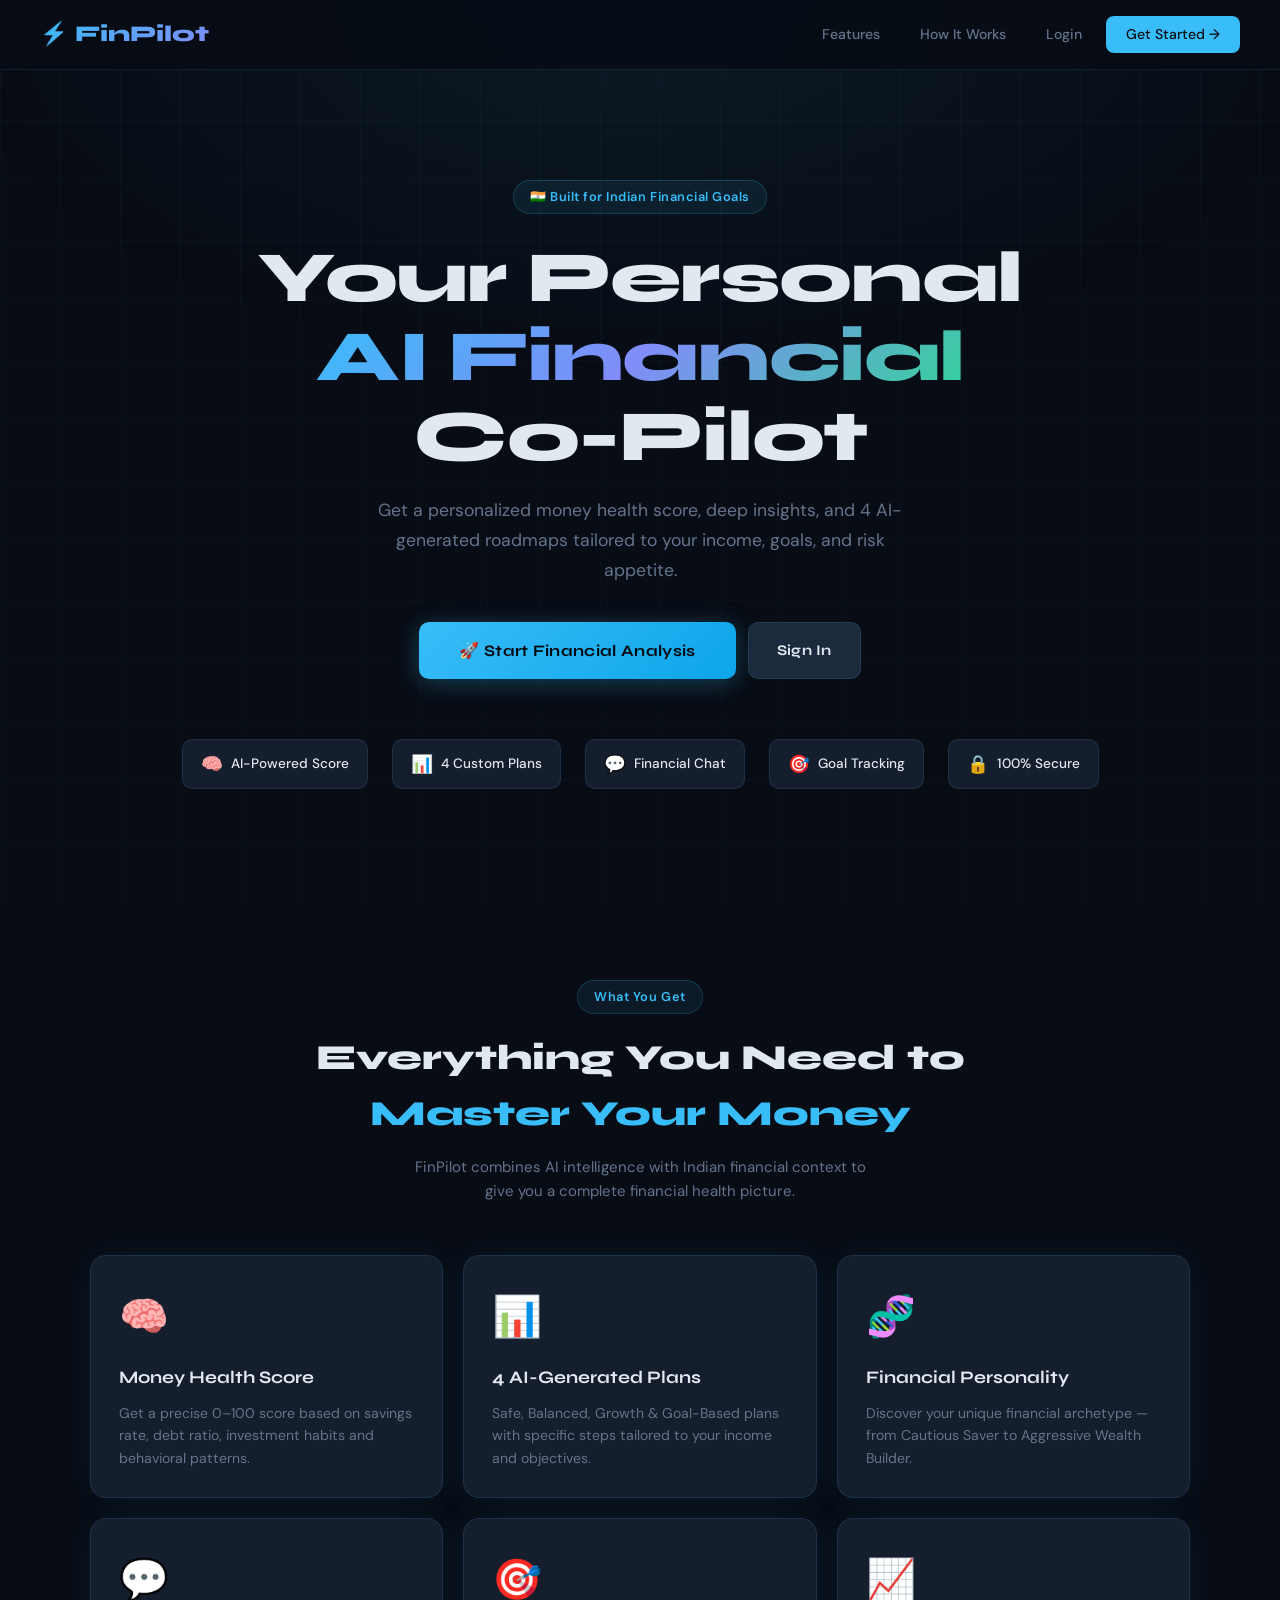
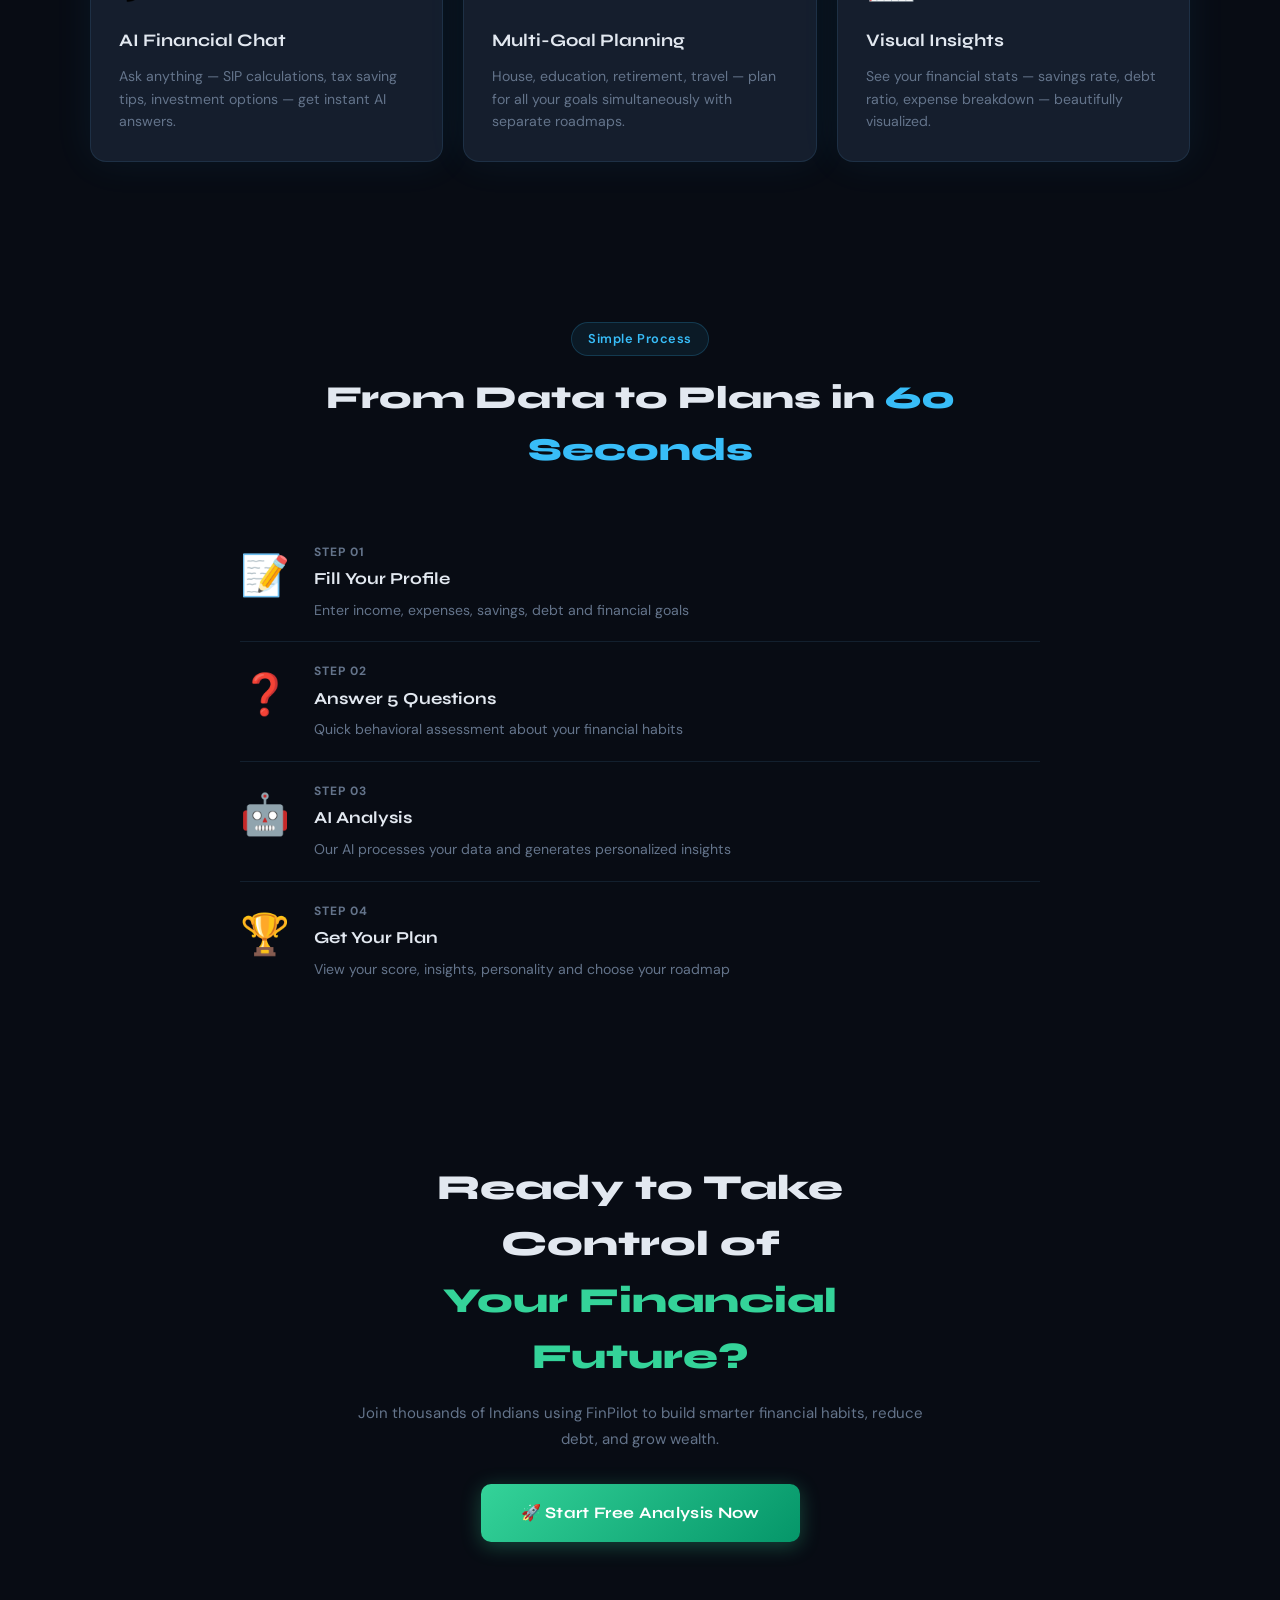
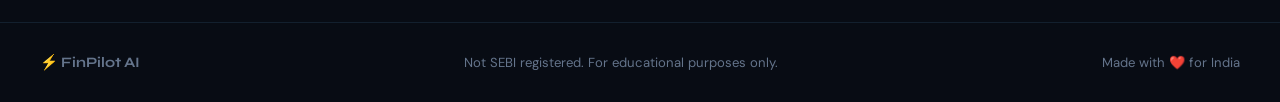
<file: index.html>
<!DOCTYPE html>
<html lang="en">
<head>
  <meta charset="UTF-8" />
  <meta name="viewport" content="width=device-width, initial-scale=1.0" />
  <title>FinPilot AI — Your AI Financial Co-Pilot</title>
  <link rel="stylesheet" href="style.css" />
  <link rel="stylesheet" href="https://unpkg.com/aos@2.3.4/dist/aos.css" />
</head>
<body>
  <div class="grid-bg"></div>

  <!-- NAV -->
  <nav>
    <a href="index.html" class="nav-logo">⚡ FinPilot</a>
    <div class="nav-links">
      <a href="#features">Features</a>
      <a href="#how">How It Works</a>
      <a href="login.php">Login</a>
      <a href="signup.php" class="btn-nav">Get Started →</a>
    </div>
  </nav>

  <!-- HERO -->
  <section class="hero" style="z-index:1;position:relative;">
    <div>
      <div class="hero-badge" data-aos="fade-down">
        🇮🇳 Built for Indian Financial Goals
      </div>
      <h1 data-aos="fade-up" data-aos-delay="100">
        Your Personal<br>
        <span class="grad">AI Financial</span><br>
        Co-Pilot
      </h1>
      <p data-aos="fade-up" data-aos-delay="200">
        Get a personalized money health score, deep insights, and
        4 AI-generated roadmaps tailored to your income, goals, and risk appetite.
      </p>
      <div class="hero-ctas" data-aos="fade-up" data-aos-delay="300">
        <a href="signup.php" class="btn btn-primary btn-lg">
          🚀 Start Financial Analysis
        </a>
        <a href="login.php" class="btn btn-secondary">
          Sign In
        </a>
      </div>
      <div class="hero-features" data-aos="fade-up" data-aos-delay="400">
        <div class="feat-chip"><span>🧠</span> AI-Powered Score</div>
        <div class="feat-chip"><span>📊</span> 4 Custom Plans</div>
        <div class="feat-chip"><span>💬</span> Financial Chat</div>
        <div class="feat-chip"><span>🎯</span> Goal Tracking</div>
        <div class="feat-chip"><span>🔒</span> 100% Secure</div>
      </div>
    </div>
  </section>

  <!-- FEATURES -->
  <section id="features" style="position:relative;z-index:1;padding:80px 20px;">
    <div style="max-width:1100px;margin:0 auto;">
      <div style="text-align:center;margin-bottom:52px;" data-aos="fade-up">
        <div class="hero-badge" style="margin:0 auto 16px;">What You Get</div>
        <h2 style="font-family:var(--font-head);font-size:2.2rem;font-weight:800;margin-bottom:12px;">
          Everything You Need to<br><span style="color:var(--accent)">Master Your Money</span>
        </h2>
        <p style="color:var(--muted);max-width:480px;margin:0 auto;">
          FinPilot combines AI intelligence with Indian financial context to give you a complete financial health picture.
        </p>
      </div>
      <div style="display:grid;grid-template-columns:repeat(auto-fit,minmax(300px,1fr));gap:20px;">

        <div class="card" data-aos="fade-up" data-aos-delay="0">
          <div style="font-size:2.5rem;margin-bottom:16px;">🧠</div>
          <div style="font-family:var(--font-head);font-weight:700;font-size:1.1rem;margin-bottom:10px;">Money Health Score</div>
          <p style="color:var(--muted);font-size:0.88rem;line-height:1.6;">
            Get a precise 0–100 score based on savings rate, debt ratio, investment habits and behavioral patterns.
          </p>
        </div>

        <div class="card" data-aos="fade-up" data-aos-delay="80">
          <div style="font-size:2.5rem;margin-bottom:16px;">📊</div>
          <div style="font-family:var(--font-head);font-weight:700;font-size:1.1rem;margin-bottom:10px;">4 AI-Generated Plans</div>
          <p style="color:var(--muted);font-size:0.88rem;line-height:1.6;">
            Safe, Balanced, Growth & Goal-Based plans with specific steps tailored to your income and objectives.
          </p>
        </div>

        <div class="card" data-aos="fade-up" data-aos-delay="160">
          <div style="font-size:2.5rem;margin-bottom:16px;">🧬</div>
          <div style="font-family:var(--font-head);font-weight:700;font-size:1.1rem;margin-bottom:10px;">Financial Personality</div>
          <p style="color:var(--muted);font-size:0.88rem;line-height:1.6;">
            Discover your unique financial archetype — from Cautious Saver to Aggressive Wealth Builder.
          </p>
        </div>

        <div class="card" data-aos="fade-up" data-aos-delay="0">
          <div style="font-size:2.5rem;margin-bottom:16px;">💬</div>
          <div style="font-family:var(--font-head);font-weight:700;font-size:1.1rem;margin-bottom:10px;">AI Financial Chat</div>
          <p style="color:var(--muted);font-size:0.88rem;line-height:1.6;">
            Ask anything — SIP calculations, tax saving tips, investment options — get instant AI answers.
          </p>
        </div>

        <div class="card" data-aos="fade-up" data-aos-delay="80">
          <div style="font-size:2.5rem;margin-bottom:16px;">🎯</div>
          <div style="font-family:var(--font-head);font-weight:700;font-size:1.1rem;margin-bottom:10px;">Multi-Goal Planning</div>
          <p style="color:var(--muted);font-size:0.88rem;line-height:1.6;">
            House, education, retirement, travel — plan for all your goals simultaneously with separate roadmaps.
          </p>
        </div>

        <div class="card" data-aos="fade-up" data-aos-delay="160">
          <div style="font-size:2.5rem;margin-bottom:16px;">📈</div>
          <div style="font-family:var(--font-head);font-weight:700;font-size:1.1rem;margin-bottom:10px;">Visual Insights</div>
          <p style="color:var(--muted);font-size:0.88rem;line-height:1.6;">
            See your financial stats — savings rate, debt ratio, expense breakdown — beautifully visualized.
          </p>
        </div>

      </div>
    </div>
  </section>

  <!-- HOW IT WORKS -->
  <section id="how" style="position:relative;z-index:1;padding:80px 20px;">
    <div style="max-width:800px;margin:0 auto;text-align:center;">
      <div class="hero-badge" style="margin:0 auto 16px;" data-aos="fade-up">Simple Process</div>
      <h2 style="font-family:var(--font-head);font-size:2rem;font-weight:800;margin-bottom:48px;" data-aos="fade-up" data-aos-delay="80">
        From Data to Plans in <span style="color:var(--accent)">60 Seconds</span>
      </h2>
      <div style="display:flex;flex-direction:column;gap:0;">
        <div style="display:flex;gap:24px;align-items:flex-start;text-align:left;padding:20px 0;border-bottom:1px solid var(--border);" data-aos="fade-up" data-aos-delay="0">
          <div style="font-size:2.5rem;flex-shrink:0;">📝</div>
          <div>
            <div style="font-size:0.75rem;color:var(--muted);font-weight:700;letter-spacing:0.08em;margin-bottom:4px;">STEP 01</div>
            <div style="font-family:var(--font-head);font-weight:700;font-size:1.05rem;margin-bottom:6px;">Fill Your Profile</div>
            <div style="color:var(--muted);font-size:0.88rem;">Enter income, expenses, savings, debt and financial goals</div>
          </div>
        </div>
        <div style="display:flex;gap:24px;align-items:flex-start;text-align:left;padding:20px 0;border-bottom:1px solid var(--border);" data-aos="fade-up" data-aos-delay="80">
          <div style="font-size:2.5rem;flex-shrink:0;">❓</div>
          <div>
            <div style="font-size:0.75rem;color:var(--muted);font-weight:700;letter-spacing:0.08em;margin-bottom:4px;">STEP 02</div>
            <div style="font-family:var(--font-head);font-weight:700;font-size:1.05rem;margin-bottom:6px;">Answer 5 Questions</div>
            <div style="color:var(--muted);font-size:0.88rem;">Quick behavioral assessment about your financial habits</div>
          </div>
        </div>
        <div style="display:flex;gap:24px;align-items:flex-start;text-align:left;padding:20px 0;border-bottom:1px solid var(--border);" data-aos="fade-up" data-aos-delay="160">
          <div style="font-size:2.5rem;flex-shrink:0;">🤖</div>
          <div>
            <div style="font-size:0.75rem;color:var(--muted);font-weight:700;letter-spacing:0.08em;margin-bottom:4px;">STEP 03</div>
            <div style="font-family:var(--font-head);font-weight:700;font-size:1.05rem;margin-bottom:6px;">AI Analysis</div>
            <div style="color:var(--muted);font-size:0.88rem;">Our AI processes your data and generates personalized insights</div>
          </div>
        </div>
        <div style="display:flex;gap:24px;align-items:flex-start;text-align:left;padding:20px 0;" data-aos="fade-up" data-aos-delay="240">
          <div style="font-size:2.5rem;flex-shrink:0;">🏆</div>
          <div>
            <div style="font-size:0.75rem;color:var(--muted);font-weight:700;letter-spacing:0.08em;margin-bottom:4px;">STEP 04</div>
            <div style="font-family:var(--font-head);font-weight:700;font-size:1.05rem;margin-bottom:6px;">Get Your Plan</div>
            <div style="color:var(--muted);font-size:0.88rem;">View your score, insights, personality and choose your roadmap</div>
          </div>
        </div>
      </div>
    </div>
  </section>

  <!-- CTA -->
  <section style="position:relative;z-index:1;padding:80px 20px;text-align:center;">
    <div style="max-width:600px;margin:0 auto;" data-aos="fade-up">
      <h2 style="font-family:var(--font-head);font-size:2.2rem;font-weight:800;margin-bottom:16px;">
        Ready to Take Control of<br><span style="color:var(--accent3)">Your Financial Future?</span>
      </h2>
      <p style="color:var(--muted);margin-bottom:32px;line-height:1.7;">
        Join thousands of Indians using FinPilot to build smarter financial habits, reduce debt, and grow wealth.
      </p>
      <a href="signup.php" class="btn btn-success btn-lg">
        🚀 Start Free Analysis Now
      </a>
    </div>
  </section>

  <!-- FOOTER -->
  <footer style="position:relative;z-index:1;border-top:1px solid var(--border);padding:28px 40px;display:flex;align-items:center;justify-content:space-between;flex-wrap:wrap;gap:12px;">
    <div style="font-family:var(--font-head);font-weight:700;color:var(--muted);font-size:0.9rem;">⚡ FinPilot AI</div>
    <div style="color:var(--muted);font-size:0.82rem;">Not SEBI registered. For educational purposes only.</div>
    <div style="color:var(--muted);font-size:0.82rem;">Made with ❤️ for India</div>
  </footer>

  <script src="https://unpkg.com/aos@2.3.4/dist/aos.js"></script>
  <script>AOS.init({ once: true, duration: 600, easing: 'ease-out-cubic' });</script>
</body>
</html>
</file>
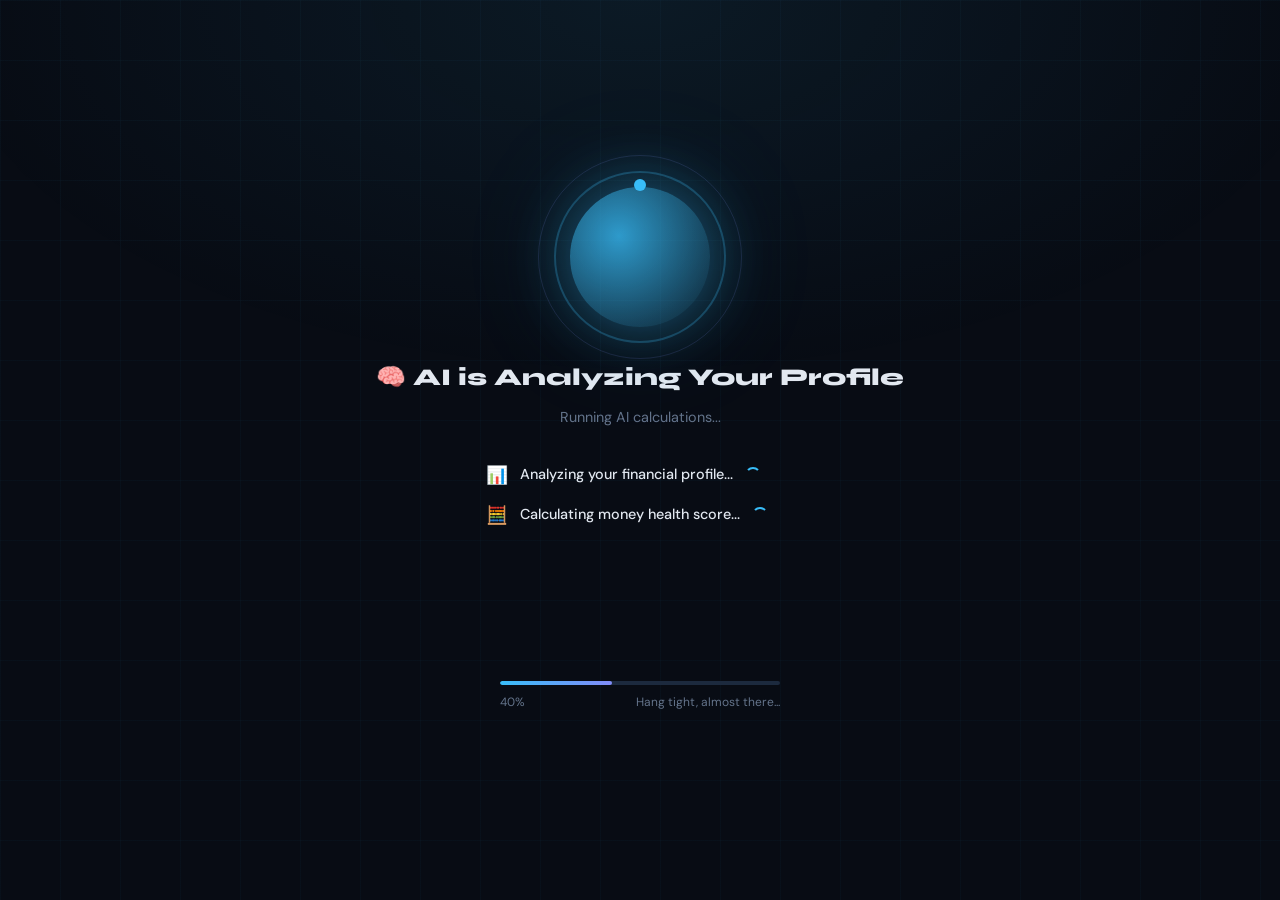
<file: processing.html>
<!DOCTYPE html>
<html lang="en">
<head>
  <meta charset="UTF-8" />
  <meta name="viewport" content="width=device-width, initial-scale=1.0" />
  <title>AI Analysis — FinPilot AI</title>
  <link rel="stylesheet" href="style.css" />
</head>
<body>
  <div class="grid-bg"></div>

  <div class="processing-wrap">
    <div class="ai-orb">
      <div class="orb-ring2"></div>
      <div class="orb-ring"></div>
      <div class="orb-inner"></div>
    </div>

    <div style="text-align:center;">
      <div style="font-family:var(--font-head);font-size:1.5rem;font-weight:800;margin-bottom:8px;" id="mainMsg">
        🧠 AI is Analyzing Your Profile
      </div>
      <div style="color:var(--muted);font-size:0.9rem;" id="subMsg">
        Crunching the numbers...
      </div>
    </div>

    <div class="processing-steps" id="steps">
      <div class="proc-step" id="s1">
        <span class="step-icon">📊</span>
        <span>Analyzing your financial profile...</span>
        <div class="proc-spinner" id="sp1"></div>
      </div>
      <div class="proc-step" id="s2">
        <span class="step-icon">🧮</span>
        <span>Calculating money health score...</span>
        <div class="proc-spinner" id="sp2"></div>
      </div>
      <div class="proc-step" id="s3">
        <span class="step-icon">🧬</span>
        <span>Identifying financial personality...</span>
        <div class="proc-spinner" id="sp3"></div>
      </div>
      <div class="proc-step" id="s4">
        <span class="step-icon">🗺️</span>
        <span>Generating personalized roadmaps...</span>
        <div class="proc-spinner" id="sp4"></div>
      </div>
      <div class="proc-step" id="s5">
        <span class="step-icon">✅</span>
        <span>Plans ready! Redirecting...</span>
        <span class="proc-check" style="display:none;" id="check5">✓</span>
        <div class="proc-spinner" id="sp5"></div>
      </div>
    </div>

    <!-- Progress bar -->
    <div style="width:280px;">
      <div style="height:4px;background:var(--surface2);border-radius:4px;overflow:hidden;">
        <div id="progressFill"
             style="height:100%;width:0%;background:linear-gradient(90deg,var(--accent),var(--accent2));border-radius:4px;transition:width .5s ease;"></div>
      </div>
      <div style="display:flex;justify-content:space-between;margin-top:8px;font-size:0.75rem;color:var(--muted);">
        <span id="progressPct">0%</span>
        <span>Hang tight, almost there...</span>
      </div>
    </div>
  </div>

  <script>
    const steps = [
      { id: 's1', sp: 'sp1', delay: 300,  pct: 20 },
      { id: 's2', sp: 'sp2', delay: 900,  pct: 40 },
      { id: 's3', sp: 'sp3', delay: 1600, pct: 60 },
      { id: 's4', sp: 'sp4', delay: 2400, pct: 80 },
      { id: 's5', sp: 'sp5', delay: 3200, pct: 100 },
    ];

    const msgs = [
      [300,  'Fetching your financial profile...'],
      [900,  'Running AI calculations...'],
      [1600, 'Building your personality profile...'],
      [2400, 'Writing your roadmap steps...'],
      [3200, 'Everything is ready! 🎉'],
    ];

    const fill = document.getElementById('progressFill');
    const pct  = document.getElementById('progressPct');
    const sub  = document.getElementById('subMsg');

    steps.forEach(s => {
      setTimeout(() => {
        document.getElementById(s.id).classList.add('active');
        fill.style.width = s.pct + '%';
        pct.textContent  = s.pct + '%';
      }, s.delay);
    });

    msgs.forEach(([t, m]) => {
      setTimeout(() => sub.textContent = m, t);
    });

    // Mark last step as done
    setTimeout(() => {
      document.getElementById('sp5').style.display = 'none';
      document.getElementById('check5').style.display = 'inline';
    }, 3400);

    // Auto-redirect to processing.php (which does the real AI call)
    setTimeout(() => {
      window.location.href = 'processing.php';
    }, 3600);
  </script>
</body>
</html>
</file>
<file: style.css>
@import url('https://fonts.googleapis.com/css2?family=Syne:wght@400;600;700;800&family=DM+Sans:ital,wght@0,300;0,400;0,500;1,300&display=swap');

:root {
  --bg: #080c14;
  --bg2: #0d1320;
  --bg3: #111827;
  --surface: #151e2d;
  --surface2: #1c2a3e;
  --border: rgba(99,179,237,0.12);
  --accent: #38bdf8;
  --accent2: #818cf8;
  --accent3: #34d399;
  --gold: #fbbf24;
  --danger: #f87171;
  --text: #e2e8f0;
  --muted: #64748b;
  --card-glow: 0 0 40px rgba(56,189,248,0.07);
  --font-head: 'Syne', sans-serif;
  --font-body: 'DM Sans', sans-serif;
}

*, *::before, *::after { box-sizing: border-box; margin: 0; padding: 0; }

html { scroll-behavior: smooth; }

body {
  background: var(--bg);
  color: var(--text);
  font-family: var(--font-body);
  font-size: 15px;
  line-height: 1.6;
  min-height: 100vh;
  overflow-x: hidden;
}

/* ── Grid BG ─────────────────────────────── */
.grid-bg {
  position: fixed; inset: 0; z-index: 0; pointer-events: none;
  background-image:
    linear-gradient(rgba(56,189,248,0.03) 1px, transparent 1px),
    linear-gradient(90deg, rgba(56,189,248,0.03) 1px, transparent 1px);
  background-size: 60px 60px;
}
.grid-bg::after {
  content: '';
  position: absolute; inset: 0;
  background: radial-gradient(ellipse 80% 60% at 50% 0%, rgba(56,189,248,0.08) 0%, transparent 70%);
}

/* ── NAV ─────────────────────────────────── */
nav {
  position: sticky; top: 0; z-index: 100;
  display: flex; align-items: center; justify-content: space-between;
  padding: 16px 40px;
  background: rgba(8,12,20,0.85);
  backdrop-filter: blur(16px);
  border-bottom: 1px solid var(--border);
}
.nav-logo {
  font-family: var(--font-head);
  font-size: 1.4rem; font-weight: 800;
  background: linear-gradient(135deg, var(--accent), var(--accent2));
  -webkit-background-clip: text; -webkit-text-fill-color: transparent;
  text-decoration: none;
}
.nav-links { display: flex; gap: 8px; align-items: center; }
.nav-links a {
  color: var(--muted); text-decoration: none;
  padding: 7px 16px; border-radius: 8px;
  font-size: 0.88rem; font-weight: 500;
  transition: all .2s;
}
.nav-links a:hover { color: var(--text); background: var(--surface); }
.nav-links .btn-nav {
  color: var(--bg);
  background: var(--accent); border-radius: 8px;
  padding: 7px 20px;
}
.nav-links .btn-nav:hover { background: #7dd3fc; color: var(--bg); }

/* ── BUTTONS ──────────────────────────────── */
.btn {
  display: inline-flex; align-items: center; gap: 8px;
  padding: 13px 28px; border-radius: 10px;
  font-family: var(--font-head); font-weight: 700; font-size: 0.92rem;
  cursor: pointer; border: none; text-decoration: none;
  transition: all .25s; letter-spacing: 0.02em;
}
.btn-primary {
  background: linear-gradient(135deg, var(--accent), #0ea5e9);
  color: #060a10;
  box-shadow: 0 4px 24px rgba(56,189,248,0.3);
}
.btn-primary:hover { transform: translateY(-2px); box-shadow: 0 8px 32px rgba(56,189,248,0.45); }
.btn-secondary {
  background: var(--surface2); color: var(--text);
  border: 1px solid var(--border);
}
.btn-secondary:hover { border-color: var(--accent); color: var(--accent); }
.btn-outline {
  background: transparent; color: var(--accent);
  border: 1.5px solid var(--accent);
}
.btn-outline:hover { background: rgba(56,189,248,0.1); }
.btn-success {
  background: linear-gradient(135deg, var(--accent3), #059669);
  color: #fff;
  box-shadow: 0 4px 20px rgba(52,211,153,0.3);
}
.btn-success:hover { transform: translateY(-2px); box-shadow: 0 8px 28px rgba(52,211,153,0.45); }
.btn-full { width: 100%; justify-content: center; }
.btn-lg { padding: 16px 40px; font-size: 1rem; }
.btn-sm { padding: 8px 18px; font-size: 0.82rem; }

/* ── CARDS ──────────────────────────────── */
.card {
  background: var(--surface);
  border: 1px solid var(--border);
  border-radius: 16px;
  padding: 28px;
  box-shadow: var(--card-glow);
  transition: border-color .25s, box-shadow .25s;
}
.card:hover { border-color: rgba(56,189,248,0.25); box-shadow: 0 0 60px rgba(56,189,248,0.1); }
.card-header {
  display: flex; align-items: center; gap: 12px;
  margin-bottom: 20px; padding-bottom: 16px;
  border-bottom: 1px solid var(--border);
}
.card-icon {
  width: 42px; height: 42px; border-radius: 10px;
  display: flex; align-items: center; justify-content: center;
  font-size: 1.2rem;
  background: linear-gradient(135deg, rgba(56,189,248,0.15), rgba(129,140,248,0.15));
}
.card-title {
  font-family: var(--font-head); font-weight: 700; font-size: 1rem;
}

/* ── FORMS ──────────────────────────────── */
.form-group { margin-bottom: 20px; }
.form-label {
  display: block; margin-bottom: 7px;
  font-size: 0.85rem; font-weight: 500; color: var(--muted);
  letter-spacing: 0.03em; text-transform: uppercase;
}
.form-input, .form-select, .form-textarea {
  width: 100%; padding: 12px 16px;
  background: var(--bg3); border: 1.5px solid var(--border);
  border-radius: 10px; color: var(--text);
  font-family: var(--font-body); font-size: 0.93rem;
  transition: border-color .2s, box-shadow .2s;
  outline: none; appearance: none;
}
.form-input:focus, .form-select:focus, .form-textarea:focus {
  border-color: var(--accent);
  box-shadow: 0 0 0 3px rgba(56,189,248,0.12);
}
.form-select {
  background-image: url("data:image/svg+xml,%3Csvg xmlns='http://www.w3.org/2000/svg' width='12' height='8' viewBox='0 0 12 8'%3E%3Cpath d='M1 1l5 5 5-5' stroke='%2364748b' stroke-width='1.5' fill='none' stroke-linecap='round'/%3E%3C/svg%3E");
  background-repeat: no-repeat; background-position: right 14px center;
  padding-right: 40px; cursor: pointer;
}
.form-select option { background: var(--bg3); }
.input-prefix {
  position: relative;
}
.input-prefix .prefix-symbol {
  position: absolute; left: 14px; top: 50%; transform: translateY(-50%);
  color: var(--muted); font-size: 0.9rem;
}
.input-prefix .form-input { padding-left: 36px; }

/* ── CHECKBOX GRID ─────────────────────── */
.checkbox-grid {
  display: grid; grid-template-columns: repeat(auto-fill, minmax(140px, 1fr)); gap: 10px;
}
.checkbox-item input[type="checkbox"] { display: none; }
.checkbox-item label {
  display: flex; align-items: center; gap: 9px;
  padding: 10px 14px; border-radius: 9px;
  border: 1.5px solid var(--border);
  background: var(--bg3); cursor: pointer;
  font-size: 0.86rem; font-weight: 500;
  transition: all .2s;
}
.checkbox-item label:hover { border-color: rgba(56,189,248,0.4); }
.checkbox-item input:checked + label {
  border-color: var(--accent);
  background: rgba(56,189,248,0.1);
  color: var(--accent);
}
.checkbox-item label .cb-icon { font-size: 1rem; }

/* ── RADIO GROUP ────────────────────────── */
.radio-group { display: flex; gap: 10px; flex-wrap: wrap; }
.radio-item input[type="radio"] { display: none; }
.radio-item label {
  padding: 9px 20px; border-radius: 8px;
  border: 1.5px solid var(--border); background: var(--bg3);
  cursor: pointer; font-size: 0.87rem; font-weight: 500;
  transition: all .2s;
}
.radio-item label:hover { border-color: rgba(56,189,248,0.4); }
.radio-item input:checked + label {
  border-color: var(--accent); background: rgba(56,189,248,0.12); color: var(--accent);
}

/* ── RANGE SLIDER ──────────────────────── */
.risk-slider { display: flex; gap: 8px; }
.risk-btn {
  flex: 1; padding: 12px 8px; border-radius: 9px; border: 1.5px solid var(--border);
  background: var(--bg3); color: var(--muted); cursor: pointer;
  font-size: 0.85rem; font-weight: 600; text-align: center;
  transition: all .2s; font-family: var(--font-body);
}
.risk-btn.low.active { border-color: var(--accent3); background: rgba(52,211,153,0.12); color: var(--accent3); }
.risk-btn.med.active { border-color: var(--gold); background: rgba(251,191,36,0.12); color: var(--gold); }
.risk-btn.high.active { border-color: var(--danger); background: rgba(248,113,113,0.12); color: var(--danger); }

/* ── SCORE RING ─────────────────────────── */
.score-ring-wrap {
  display: flex; flex-direction: column; align-items: center; gap: 12px;
}
.score-ring {
  position: relative; width: 160px; height: 160px;
}
.score-ring svg { transform: rotate(-90deg); }
.score-ring .ring-bg { fill: none; stroke: var(--surface2); stroke-width: 10; }
.score-ring .ring-fill {
  fill: none; stroke-width: 10; stroke-linecap: round;
  transition: stroke-dashoffset 1.5s cubic-bezier(.4,0,.2,1);
}
.score-center {
  position: absolute; inset: 0;
  display: flex; flex-direction: column; align-items: center; justify-content: center;
}
.score-num {
  font-family: var(--font-head); font-size: 2.4rem; font-weight: 800;
  line-height: 1;
}
.score-denom { font-size: 0.78rem; color: var(--muted); }
.score-label {
  font-family: var(--font-head); font-weight: 700; font-size: 0.92rem;
}

/* ── INSIGHT PILLS ─────────────────────── */
.insight-list { display: flex; flex-direction: column; gap: 10px; }
.insight-item {
  display: flex; align-items: flex-start; gap: 12px;
  padding: 13px 16px; border-radius: 10px;
  background: var(--bg3); border: 1px solid var(--border);
  font-size: 0.88rem; line-height: 1.5;
}
.insight-dot {
  width: 8px; height: 8px; border-radius: 50%; margin-top: 5px; flex-shrink: 0;
}

/* ── PLAN CARDS ─────────────────────────── */
.plan-grid {
  display: grid;
  grid-template-columns: repeat(auto-fill, minmax(280px, 1fr));
  gap: 20px;
}
.plan-card {
  background: var(--surface);
  border: 1.5px solid var(--border);
  border-radius: 16px; padding: 24px;
  display: flex; flex-direction: column; gap: 16px;
  transition: all .3s; cursor: pointer;
  position: relative; overflow: hidden;
}
.plan-card::before {
  content: ''; position: absolute; top: 0; left: 0; right: 0;
  height: 3px;
}
.plan-card.safe::before { background: var(--accent3); }
.plan-card.balanced::before { background: var(--accent); }
.plan-card.growth::before { background: var(--accent2); }
.plan-card.goal::before { background: var(--gold); }
.plan-card:hover { border-color: rgba(56,189,248,0.3); transform: translateY(-4px); box-shadow: 0 16px 40px rgba(0,0,0,0.3); }
.plan-card.selected { border-color: var(--accent); box-shadow: 0 0 40px rgba(56,189,248,0.18); }
.plan-badge {
  display: inline-flex; align-items: center; gap: 6px;
  padding: 5px 12px; border-radius: 20px;
  font-size: 0.75rem; font-weight: 700; letter-spacing: 0.04em;
  text-transform: uppercase; width: fit-content;
}
.plan-name {
  font-family: var(--font-head); font-size: 1.1rem; font-weight: 700;
}
.plan-desc { font-size: 0.86rem; color: var(--muted); line-height: 1.55; }
.plan-steps { display: flex; flex-direction: column; gap: 9px; }
.plan-step {
  display: flex; gap: 10px; align-items: flex-start;
  font-size: 0.84rem;
}
.step-num {
  width: 22px; height: 22px; border-radius: 6px; flex-shrink: 0;
  display: flex; align-items: center; justify-content: center;
  font-size: 0.7rem; font-weight: 700;
  background: rgba(56,189,248,0.12); color: var(--accent);
}
.plan-card.safe .step-num { background: rgba(52,211,153,0.12); color: var(--accent3); }
.plan-card.growth .step-num { background: rgba(129,140,248,0.12); color: var(--accent2); }
.plan-card.goal .step-num { background: rgba(251,191,36,0.12); color: var(--gold); }

/* ── QUESTION CARDS ─────────────────────── */
.question-card {
  background: var(--surface);
  border: 1.5px solid var(--border);
  border-radius: 14px; padding: 22px 24px;
  margin-bottom: 14px;
  transition: border-color .2s;
}
.question-card:hover { border-color: rgba(56,189,248,0.2); }
.q-label {
  font-weight: 600; font-size: 0.95rem; margin-bottom: 14px;
  display: flex; gap: 10px; align-items: center;
}
.q-num {
  width: 28px; height: 28px; border-radius: 8px; flex-shrink: 0;
  display: flex; align-items: center; justify-content: center;
  background: rgba(56,189,248,0.1); color: var(--accent);
  font-family: var(--font-head); font-size: 0.8rem; font-weight: 800;
}

/* ── PROCESSING PAGE ────────────────────── */
.processing-wrap {
  min-height: 100vh; display: flex; align-items: center; justify-content: center;
  flex-direction: column; gap: 32px; position: relative;
}
.ai-orb {
  width: 140px; height: 140px; position: relative;
}
.ai-orb .orb-inner {
  width: 100%; height: 100%; border-radius: 50%;
  background: radial-gradient(circle at 35% 35%, rgba(56,189,248,0.8), rgba(56,189,248,0.1));
  animation: orbPulse 2s ease-in-out infinite;
  box-shadow: 0 0 60px rgba(56,189,248,0.4), 0 0 120px rgba(56,189,248,0.15);
}
.ai-orb .orb-ring {
  position: absolute; inset: -16px; border-radius: 50%;
  border: 2px solid rgba(56,189,248,0.25);
  animation: orbSpin 4s linear infinite;
}
.ai-orb .orb-ring::before {
  content: ''; position: absolute; width: 12px; height: 12px;
  background: var(--accent); border-radius: 50%; top: 6px; left: 50%;
  transform: translateX(-50%);
}
.ai-orb .orb-ring2 {
  position: absolute; inset: -32px; border-radius: 50%;
  border: 1px solid rgba(129,140,248,0.15);
  animation: orbSpin 8s linear infinite reverse;
}
@keyframes orbPulse {
  0%, 100% { transform: scale(1); box-shadow: 0 0 60px rgba(56,189,248,0.4); }
  50% { transform: scale(1.06); box-shadow: 0 0 90px rgba(56,189,248,0.6); }
}
@keyframes orbSpin { to { transform: rotate(360deg); } }

.processing-steps { display: flex; flex-direction: column; gap: 12px; align-items: flex-start; }
.proc-step {
  display: flex; align-items: center; gap: 12px;
  font-size: 0.9rem; font-weight: 500; color: var(--muted);
  opacity: 0; transform: translateX(-16px);
  transition: all .4s;
}
.proc-step.active { opacity: 1; transform: translateX(0); color: var(--text); }
.proc-step.done { opacity: 0.5; }
.proc-step .step-icon { font-size: 1.1rem; }
.proc-spinner {
  width: 16px; height: 16px; border-radius: 50%;
  border: 2px solid transparent;
  border-top-color: var(--accent);
  animation: spin .7s linear infinite;
}
.proc-check { color: var(--accent3); font-size: 1rem; }
@keyframes spin { to { transform: rotate(360deg); } }

/* ── HERO ────────────────────────────────── */
.hero {
  min-height: calc(100vh - 70px);
  display: flex; align-items: center; justify-content: center;
  text-align: center; padding: 60px 20px;
  position: relative;
}
.hero-badge {
  display: inline-flex; align-items: center; gap: 8px;
  padding: 6px 16px; border-radius: 20px;
  background: rgba(56,189,248,0.08); border: 1px solid rgba(56,189,248,0.2);
  font-size: 0.8rem; font-weight: 600; color: var(--accent);
  margin-bottom: 24px; letter-spacing: 0.04em;
}
.hero h1 {
  font-family: var(--font-head); font-size: clamp(2.5rem, 6vw, 4.5rem);
  font-weight: 800; line-height: 1.1; letter-spacing: -0.02em;
  margin-bottom: 20px;
}
.hero h1 .grad {
  background: linear-gradient(135deg, var(--accent), var(--accent2), var(--accent3));
  -webkit-background-clip: text; -webkit-text-fill-color: transparent;
}
.hero p { font-size: 1.1rem; color: var(--muted); max-width: 560px; margin: 0 auto 36px; line-height: 1.7; }
.hero-ctas { display: flex; gap: 12px; justify-content: center; flex-wrap: wrap; }
.hero-features {
  display: flex; gap: 24px; justify-content: center; flex-wrap: wrap;
  margin-top: 60px;
}
.feat-chip {
  display: flex; align-items: center; gap: 8px;
  padding: 10px 18px; border-radius: 10px;
  background: var(--surface); border: 1px solid var(--border);
  font-size: 0.85rem; font-weight: 500;
}
.feat-chip span { font-size: 1.1rem; }

/* ── PAGE WRAPPER ────────────────────────── */
.page-wrap {
  max-width: 900px; margin: 0 auto; padding: 40px 20px 80px;
  position: relative; z-index: 1;
}
.page-wrap-wide {
  max-width: 1200px; margin: 0 auto; padding: 40px 20px 80px;
  position: relative; z-index: 1;
}
.page-header { margin-bottom: 36px; }
.page-header h1 {
  font-family: var(--font-head); font-size: 2rem; font-weight: 800; margin-bottom: 8px;
}
.page-header p { color: var(--muted); font-size: 0.93rem; }
.section-title {
  font-family: var(--font-head); font-weight: 700; font-size: 1.1rem;
  margin-bottom: 16px;
}

/* ── PROGRESS BAR ────────────────────────── */
.progress-bar-wrap { margin-bottom: 32px; }
.progress-steps { display: flex; align-items: center; gap: 0; }
.prog-step {
  display: flex; align-items: center; gap: 0; flex: 1;
}
.prog-dot {
  width: 32px; height: 32px; border-radius: 50%; flex-shrink: 0;
  display: flex; align-items: center; justify-content: center;
  font-size: 0.75rem; font-weight: 700;
  background: var(--surface2); border: 2px solid var(--border); color: var(--muted);
  transition: all .3s; z-index: 1;
}
.prog-dot.active { background: var(--accent); border-color: var(--accent); color: var(--bg); }
.prog-dot.done { background: var(--accent3); border-color: var(--accent3); color: #fff; }
.prog-line {
  flex: 1; height: 2px; background: var(--border);
  transition: background .3s;
}
.prog-line.done { background: var(--accent3); }

/* ── DASHBOARD GRID ──────────────────────── */
.dash-grid {
  display: grid; gap: 20px;
  grid-template-columns: 1fr 1fr 1fr;
  grid-template-areas:
    "score score insights"
    "personality stats stats";
}
@media (max-width: 768px) {
  .dash-grid { grid-template-columns: 1fr; grid-template-areas: none; }
  .dash-score, .dash-insights, .dash-personality, .dash-stats { grid-area: unset !important; }
}
.dash-score { grid-area: score; }
.dash-insights { grid-area: insights; }
.dash-personality { grid-area: personality; }
.dash-stats { grid-area: stats; }

/* ── STAT BARS ───────────────────────────── */
.stat-bar-wrap { display: flex; flex-direction: column; gap: 14px; }
.stat-bar { }
.stat-bar-header { display: flex; justify-content: space-between; margin-bottom: 7px; font-size: 0.84rem; }
.stat-bar-track { height: 8px; background: var(--surface2); border-radius: 4px; overflow: hidden; }
.stat-bar-fill { height: 100%; border-radius: 4px; transition: width 1s cubic-bezier(.4,0,.2,1); }

/* ── PERSONALITY ─────────────────────────── */
.personality-icon {
  font-size: 3.5rem; margin-bottom: 12px;
}
.personality-title {
  font-family: var(--font-head); font-size: 1.3rem; font-weight: 800;
  margin-bottom: 8px;
}
.personality-desc { font-size: 0.87rem; color: var(--muted); line-height: 1.6; }

/* ── CHAT ────────────────────────────────── */
.chat-wrap {
  display: flex; flex-direction: column; height: calc(100vh - 160px);
  max-width: 800px; margin: 0 auto;
}
.chat-messages {
  flex: 1; overflow-y: auto; padding: 20px;
  display: flex; flex-direction: column; gap: 16px;
  scrollbar-width: thin; scrollbar-color: var(--surface2) transparent;
}
.chat-bubble {
  display: flex; gap: 12px; align-items: flex-start;
  animation: bubbleIn .3s ease-out;
}
@keyframes bubbleIn { from { opacity: 0; transform: translateY(8px); } to { opacity: 1; transform: translateY(0); } }
.chat-bubble.user { flex-direction: row-reverse; }
.bubble-avatar {
  width: 36px; height: 36px; border-radius: 10px; flex-shrink: 0;
  display: flex; align-items: center; justify-content: center;
  font-size: 1rem;
}
.bubble-avatar.ai { background: linear-gradient(135deg, rgba(56,189,248,0.2), rgba(129,140,248,0.2)); }
.bubble-avatar.user { background: rgba(52,211,153,0.15); }
.bubble-text {
  max-width: 70%; padding: 12px 16px; border-radius: 14px;
  font-size: 0.9rem; line-height: 1.6;
}
.chat-bubble.ai .bubble-text {
  background: var(--surface); border: 1px solid var(--border);
  border-radius: 4px 14px 14px 14px;
}
.chat-bubble.user .bubble-text {
  background: rgba(56,189,248,0.12); border: 1px solid rgba(56,189,248,0.2);
  border-radius: 14px 4px 14px 14px;
}
.chat-input-bar {
  padding: 16px; border-top: 1px solid var(--border);
  display: flex; gap: 12px;
}
.chat-input {
  flex: 1; background: var(--surface); border: 1.5px solid var(--border);
  border-radius: 12px; padding: 12px 16px; color: var(--text);
  font-family: var(--font-body); font-size: 0.9rem; outline: none;
  resize: none; transition: border-color .2s;
}
.chat-input:focus { border-color: var(--accent); }

/* ── ALERTS ──────────────────────────────── */
.alert {
  padding: 12px 16px; border-radius: 10px; margin-bottom: 16px;
  font-size: 0.88rem; display: flex; align-items: center; gap: 10px;
}
.alert-err { background: rgba(248,113,113,0.1); border: 1px solid rgba(248,113,113,0.2); color: #fca5a5; }
.alert-ok { background: rgba(52,211,153,0.1); border: 1px solid rgba(52,211,153,0.2); color: var(--accent3); }

/* ── AUTH PAGES ──────────────────────────── */
.auth-wrap {
  min-height: 100vh; display: flex; align-items: center; justify-content: center;
  padding: 40px 20px;
}
.auth-card {
  width: 100%; max-width: 440px;
  background: var(--surface); border: 1px solid var(--border);
  border-radius: 20px; padding: 40px;
}
.auth-logo {
  text-align: center; margin-bottom: 28px;
}
.auth-title {
  font-family: var(--font-head); font-size: 1.6rem; font-weight: 800;
  margin-bottom: 6px;
}
.auth-subtitle { color: var(--muted); font-size: 0.9rem; margin-bottom: 28px; }
.auth-footer { text-align: center; margin-top: 20px; font-size: 0.88rem; color: var(--muted); }
.auth-footer a { color: var(--accent); text-decoration: none; }
.auth-footer a:hover { text-decoration: underline; }
.divider { display: flex; align-items: center; gap: 12px; margin: 20px 0; color: var(--muted); font-size: 0.8rem; }
.divider::before, .divider::after { content: ''; flex: 1; height: 1px; background: var(--border); }

/* ── FLOATING LABELS ─────────────────────── */
.form-hint { font-size: 0.78rem; color: var(--muted); margin-top: 6px; }
.input-icon { position: relative; }
.input-icon .icon { position: absolute; left: 14px; top: 50%; transform: translateY(-50%); color: var(--muted); }
.input-icon .form-input { padding-left: 40px; }

/* ── RESPONSIVE ──────────────────────────── */
@media (max-width: 640px) {
  nav { padding: 14px 20px; }
  .page-wrap { padding: 24px 16px 60px; }
  .plan-grid { grid-template-columns: 1fr; }
  .checkbox-grid { grid-template-columns: repeat(2, 1fr); }
}

/* ── UTILITY ─────────────────────────────── */
.text-accent { color: var(--accent); }
.text-accent2 { color: var(--accent2); }
.text-success { color: var(--accent3); }
.text-gold { color: var(--gold); }
.text-danger { color: var(--danger); }
.text-muted { color: var(--muted); }
.fw-head { font-family: var(--font-head); font-weight: 700; }
.mt-8 { margin-top: 8px; }
.mt-16 { margin-top: 16px; }
.mt-24 { margin-top: 24px; }
.mt-32 { margin-top: 32px; }
.mb-16 { margin-bottom: 16px; }
.mb-24 { margin-bottom: 24px; }
.flex { display: flex; }
.items-center { align-items: center; }
.justify-between { justify-content: space-between; }
.gap-8 { gap: 8px; }
.gap-12 { gap: 12px; }
.gap-16 { gap: 16px; }
.grid-2 { display: grid; grid-template-columns: 1fr 1fr; gap: 16px; }
@media (max-width: 540px) { .grid-2 { grid-template-columns: 1fr; } }
.hidden { display: none; }
</file>
